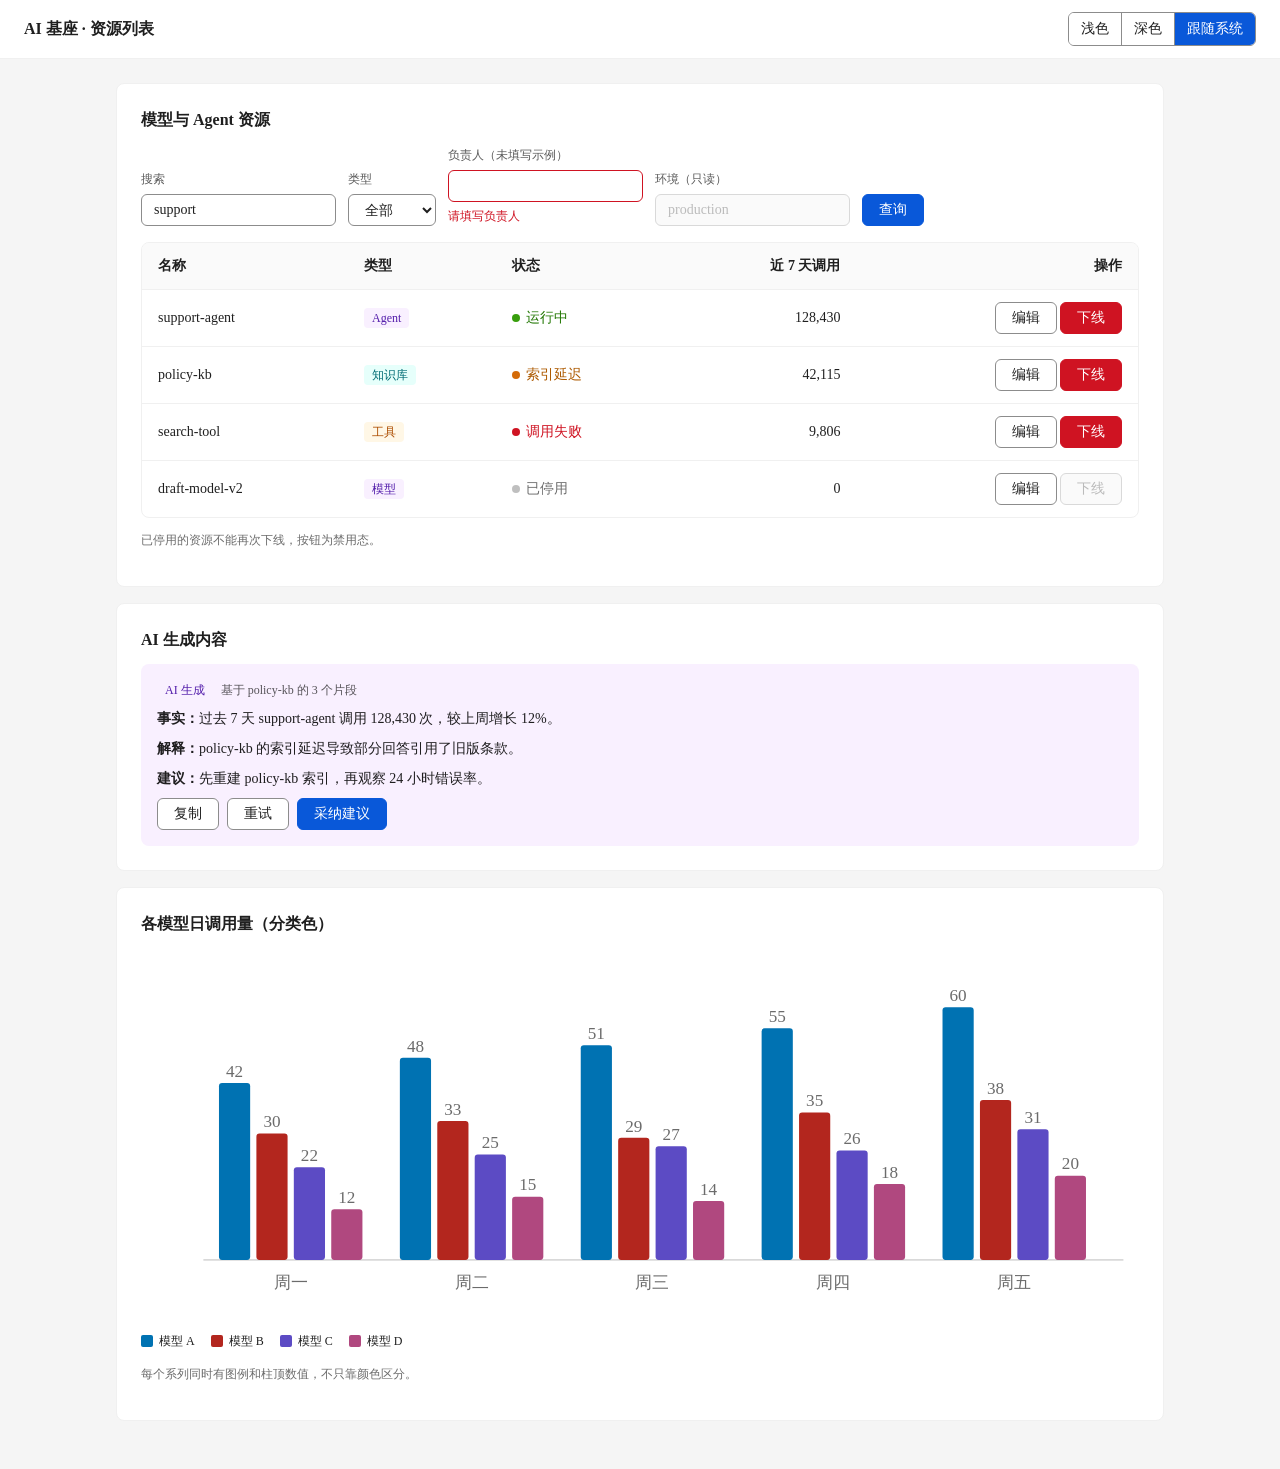
<file: examples/resource-list.html>
<!doctype html>
<html lang="zh-CN">
<head>
<meta charset="utf-8">
<meta name="viewport" content="width=device-width, initial-scale=1">
<meta name="color-scheme" content="light dark">
<title>资源列表 · AI Foundation Design System 示例</title>
<style>
/* tokens:start (generated from tokens/tokens.css by examples/build-example.mjs; do not edit) */
:root {
  color-scheme: light;
  --color-primary: #0958d9;
  --color-primary-hover: #1265e0;
  --color-primary-active: #003eb3;
  --color-success: #389e0d;
  --color-success-text: #237804;
  --color-warning: #d46b08;
  --color-warning-text: #ad5a00;
  --color-error: #cf1322;
  --color-error-hover: #a8071a;
  --color-info: #0958d9;
  --color-surface: #ffffff;
  --color-surface-container: #fafafa;
  --color-surface-layout: #f5f5f5;
  --color-surface-elevated: #ffffff;
  --color-on-surface: #000000e0;
  --color-on-surface-variant: #000000a6;
  --color-on-surface-tertiary: #00000094;
  --color-on-surface-disabled: #00000040;
  --color-outline: #d9d9d9;
  --color-outline-control: #8c8c8c;
  --color-outline-variant: #f0f0f0;
  --color-ai-accent: #531dab;
  --color-ai-accent-container: #f9f0ff;
  --color-knowledge-accent: #006d75;
  --color-knowledge-container: #e6fffb;
  --color-tool-accent: #ad4e00;
  --color-tool-container: #fff7e6;
  --color-risk-container: #fff1f0;
  --color-on-primary: #ffffff;
  --color-focus-ring: #1677ff;
  --color-chart-1: #0072b2;
  --color-chart-2: #b3261e;
  --color-chart-3: #5c4bc4;
  --color-chart-4: #b0487f;
  --color-chart-5: #8a6d00;
  --color-chart-6: #007a5e;
  --color-chart-7: #d55e00;
  --color-chart-8: #5a5a5a;
  --color-scrim: #00000073;
  --color-overlay-edge: #00000014;
  --color-shadow-color: #00000026;
  --font-display-lg: "-apple-system, BlinkMacSystemFont, 'Segoe UI', Roboto, 'Helvetica Neue', Arial, 'Noto Sans', sans-serif";
  --font-headline-lg: "-apple-system, BlinkMacSystemFont, 'Segoe UI', Roboto, 'Helvetica Neue', Arial, 'Noto Sans', sans-serif";
  --font-headline-md: "-apple-system, BlinkMacSystemFont, 'Segoe UI', Roboto, 'Helvetica Neue', Arial, 'Noto Sans', sans-serif";
  --font-headline-sm: "-apple-system, BlinkMacSystemFont, 'Segoe UI', Roboto, 'Helvetica Neue', Arial, 'Noto Sans', sans-serif";
  --font-title-lg: "-apple-system, BlinkMacSystemFont, 'Segoe UI', Roboto, 'Helvetica Neue', Arial, 'Noto Sans', sans-serif";
  --font-title-md: "-apple-system, BlinkMacSystemFont, 'Segoe UI', Roboto, 'Helvetica Neue', Arial, 'Noto Sans', sans-serif";
  --font-body-lg: "-apple-system, BlinkMacSystemFont, 'Segoe UI', Roboto, 'Helvetica Neue', Arial, 'Noto Sans', sans-serif";
  --font-body-md: "-apple-system, BlinkMacSystemFont, 'Segoe UI', Roboto, 'Helvetica Neue', Arial, 'Noto Sans', sans-serif";
  --font-body-sm: "-apple-system, BlinkMacSystemFont, 'Segoe UI', Roboto, 'Helvetica Neue', Arial, 'Noto Sans', sans-serif";
  --font-code: "'SFMono-Regular', Consolas, 'Liberation Mono', Menlo, Courier, monospace";
  --text-display-lg: 38px;
  --text-headline-lg: 30px;
  --text-headline-md: 24px;
  --text-headline-sm: 20px;
  --text-title-lg: 16px;
  --text-title-md: 14px;
  --text-body-lg: 16px;
  --text-body-md: 14px;
  --text-body-sm: 12px;
  --text-code: 13px;
  --leading-display-lg: 46px;
  --leading-headline-lg: 38px;
  --leading-headline-md: 32px;
  --leading-headline-sm: 28px;
  --leading-title-lg: 24px;
  --leading-title-md: 22px;
  --leading-body-lg: 24px;
  --leading-body-md: 22px;
  --leading-body-sm: 20px;
  --leading-code: 20px;
  --font-weight-display-lg: 600;
  --font-weight-headline-lg: 600;
  --font-weight-headline-md: 600;
  --font-weight-headline-sm: 600;
  --font-weight-title-lg: 600;
  --font-weight-title-md: 600;
  --font-weight-body-lg: 400;
  --font-weight-body-md: 400;
  --font-weight-body-sm: 400;
  --font-weight-code: 400;
  --radius-none: 0px;
  --radius-sm: 2px;
  --radius-md: 4px;
  --radius-DEFAULT: 6px;
  --radius-lg: 8px;
  --radius-xl: 16px;
  --radius-full: 9999px;
  --spacing-unit: 4px;
  --spacing-xs: 4px;
  --spacing-sm: 8px;
  --spacing-md: 12px;
  --spacing-lg: 16px;
  --spacing-xl: 24px;
  --spacing-xxl: 32px;
  --spacing-section: 40px;
  --spacing-control-height: 32px;
  --spacing-control-height-lg: 40px;
  --spacing-focus-ring-width: 2px;
}

/* Dark mode: follows the system unless the page sets .light; add .dark to force it. */
@media (prefers-color-scheme: dark) {
  :root:not(.light) {
    color-scheme: dark;
    --color-primary: #4096FF;
    --color-primary-hover: #69B1FF;
    --color-primary-active: #2B85F5;
    --color-success: #73D13D;
    --color-success-text: #95DE64;
    --color-warning: #FFA940;
    --color-warning-text: #FFC069;
    --color-error: #FF7875;
    --color-error-hover: #FFA39E;
    --color-info: #4096FF;
    --color-surface: #141414;
    --color-surface-container: #1F1F1F;
    --color-surface-layout: #0D0D0D;
    --color-surface-elevated: #262626;
    --color-on-surface: rgba(255, 255, 255, 0.88);
    --color-on-surface-variant: rgba(255, 255, 255, 0.68);
    --color-on-surface-tertiary: rgba(255, 255, 255, 0.58);
    --color-on-surface-disabled: rgba(255, 255, 255, 0.30);
    --color-outline: #424242;
    --color-outline-control: #8C8C8C;
    --color-outline-variant: #303030;
    --color-ai-accent: #B37FEB;
    --color-ai-accent-container: #22123A;
    --color-knowledge-accent: #5CDBD3;
    --color-knowledge-container: #0A2A2C;
    --color-tool-accent: #FFB761;
    --color-tool-container: #2B1D0A;
    --color-risk-container: #2A1215;
    --color-on-primary: #0A0A0A;
    --color-focus-ring: #69B1FF;
    --color-scrim: rgba(0, 0, 0, 0.65);
    --color-overlay-edge: rgba(255, 255, 255, 0.16);
    --color-shadow-color: rgba(0, 0, 0, 0.60);
    --color-chart-1: #56B4E9;
    --color-chart-2: #FF8A80;
    --color-chart-3: #9C8CFF;
    --color-chart-4: #E58BC0;
    --color-chart-5: #F0E442;
    --color-chart-6: #2DC9A0;
    --color-chart-7: #E69F00;
    --color-chart-8: #BDBDBD;
  }
}

/* Elevation: sizes are shared, colors switch with the theme through --color-shadow-color. */
:root {
  --shadow-level-1: 0 2px 8px 0 var(--color-shadow-color);
  --shadow-level-2: 0 6px 16px 0 var(--color-shadow-color);
  --shadow-level-3: 0 9px 28px 8px var(--color-shadow-color);
}

/* Sequential chart ramp: one hue (primary) mixed into the current surface. */
:root {
  --chart-seq-1: color-mix(in srgb, var(--color-primary) 30%, var(--color-surface));
  --chart-seq-2: color-mix(in srgb, var(--color-primary) 45%, var(--color-surface));
  --chart-seq-3: color-mix(in srgb, var(--color-primary) 60%, var(--color-surface));
  --chart-seq-4: color-mix(in srgb, var(--color-primary) 80%, var(--color-surface));
  --chart-seq-5: color-mix(in srgb, var(--color-primary) 100%, var(--color-surface));
}

.dark {
  color-scheme: dark;
  --color-primary: #4096FF;
  --color-primary-hover: #69B1FF;
  --color-primary-active: #2B85F5;
  --color-success: #73D13D;
  --color-success-text: #95DE64;
  --color-warning: #FFA940;
  --color-warning-text: #FFC069;
  --color-error: #FF7875;
  --color-error-hover: #FFA39E;
  --color-info: #4096FF;
  --color-surface: #141414;
  --color-surface-container: #1F1F1F;
  --color-surface-layout: #0D0D0D;
  --color-surface-elevated: #262626;
  --color-on-surface: rgba(255, 255, 255, 0.88);
  --color-on-surface-variant: rgba(255, 255, 255, 0.68);
  --color-on-surface-tertiary: rgba(255, 255, 255, 0.58);
  --color-on-surface-disabled: rgba(255, 255, 255, 0.30);
  --color-outline: #424242;
  --color-outline-control: #8C8C8C;
  --color-outline-variant: #303030;
  --color-ai-accent: #B37FEB;
  --color-ai-accent-container: #22123A;
  --color-knowledge-accent: #5CDBD3;
  --color-knowledge-container: #0A2A2C;
  --color-tool-accent: #FFB761;
  --color-tool-container: #2B1D0A;
  --color-risk-container: #2A1215;
  --color-on-primary: #0A0A0A;
  --color-focus-ring: #69B1FF;
  --color-scrim: rgba(0, 0, 0, 0.65);
  --color-overlay-edge: rgba(255, 255, 255, 0.16);
  --color-shadow-color: rgba(0, 0, 0, 0.60);
  --color-chart-1: #56B4E9;
  --color-chart-2: #FF8A80;
  --color-chart-3: #9C8CFF;
  --color-chart-4: #E58BC0;
  --color-chart-5: #F0E442;
  --color-chart-6: #2DC9A0;
  --color-chart-7: #E69F00;
  --color-chart-8: #BDBDBD;
}
/* tokens:end */
html { background: var(--color-surface-layout); }
body { margin: 0; font-family: var(--font-body-md); font-size: 14px; line-height: 22px; color: var(--color-on-surface); background: var(--color-surface-layout); }
* { box-sizing: border-box; }
:focus-visible { outline: 2px solid var(--color-focus-ring); outline-offset: 2px; }
.header { display: flex; align-items: center; gap: 16px; flex-wrap: wrap; padding: 12px 24px; background: var(--color-surface); border-bottom: 1px solid var(--color-outline-variant); }
.header h1 { font-size: 16px; line-height: 24px; margin: 0; font-weight: 600; }
.header .sp { flex: 1; }
.seg { display: inline-flex; border: 1px solid var(--color-outline-control); border-radius: 6px; overflow: hidden; }
.seg button { border: 0; border-right: 1px solid var(--color-outline-control); background: var(--color-surface); color: var(--color-on-surface); height: 32px; padding: 0 12px; font: inherit; cursor: pointer; }
.seg button:last-child { border-right: 0; }
.seg button[aria-pressed="true"] { background: var(--color-primary); color: var(--color-on-primary); }
.seg button:focus-visible { outline-offset: -2px; }
main { max-width: 1080px; margin: 0 auto; padding: 24px 16px 48px; display: grid; grid-template-columns: minmax(0, 1fr); gap: 16px; }
.card { background: var(--color-surface); border: 1px solid var(--color-outline-variant); border-radius: 8px; padding: 24px; }
.card h2 { font-size: 16px; line-height: 24px; margin: 0 0 12px; font-weight: 600; }
.muted { color: var(--color-on-surface-tertiary); font-size: 12px; line-height: 20px; }
.toolbar { display: flex; gap: 12px; flex-wrap: wrap; align-items: flex-end; }
.field { display: grid; gap: 4px; }
.field label { font-size: 12px; color: var(--color-on-surface-variant); }
input, select { height: 32px; padding: 4px 12px; font: inherit; color: var(--color-on-surface); background: var(--color-surface); border: 1px solid var(--color-outline-control); border-radius: 6px; min-width: 0; }
input:hover, select:hover { border-color: var(--color-primary-hover); }
input:focus-visible, select:focus-visible { border-color: var(--color-primary); outline: 2px solid var(--color-focus-ring); outline-offset: 0; }
input[aria-invalid="true"] { border-color: var(--color-error); }
input:disabled { background: var(--color-surface-container); color: var(--color-on-surface-disabled); border-color: var(--color-outline); cursor: not-allowed; }
.err { color: var(--color-error); font-size: 12px; line-height: 20px; }
.btn { height: 32px; padding: 0 16px; font: inherit; border-radius: 6px; border: 1px solid var(--color-outline-control); background: var(--color-surface); color: var(--color-on-surface); cursor: pointer; }
.btn.primary { background: var(--color-primary); border-color: var(--color-primary); color: var(--color-on-primary); }
.btn.primary:hover { background: var(--color-primary-hover); border-color: var(--color-primary-hover); }
.btn.primary:active { background: var(--color-primary-active); }
.btn.danger { background: var(--color-error); border-color: var(--color-error); color: var(--color-on-primary); }
.btn.danger:hover { background: var(--color-error-hover); border-color: var(--color-error-hover); }
.btn:disabled { background: var(--color-surface-container); border-color: var(--color-outline); color: var(--color-on-surface-disabled); cursor: not-allowed; }
.table-wrap { overflow-x: auto; margin-top: 16px; border: 1px solid var(--color-outline-variant); border-radius: 8px; }
table { border-collapse: collapse; width: 100%; min-width: 640px; }
th { background: var(--color-surface-container); text-align: left; font-weight: 600; padding: 12px 16px; }
td { padding: 12px 16px; height: 48px; border-top: 1px solid var(--color-outline-variant); }
th.num, td.num { text-align: right; }
td.act { text-align: right; white-space: nowrap; }
.status { display: inline-flex; align-items: center; gap: 6px; }
.dot { width: 8px; height: 8px; border-radius: 50%; background: currentColor; }
.s-ok { color: var(--color-success-text); } .s-ok .dot { background: var(--color-success); }
.s-warn { color: var(--color-warning-text); } .s-warn .dot { background: var(--color-warning); }
.s-err { color: var(--color-error); }
.s-off { color: var(--color-on-surface-tertiary); } .s-off .dot { background: var(--color-on-surface-disabled); }
.tag { display: inline-block; padding: 0 8px; border-radius: 4px; font-size: 12px; line-height: 20px; }
.tag.ai { background: var(--color-ai-accent-container); color: var(--color-ai-accent); }
.tag.kb { background: var(--color-knowledge-container); color: var(--color-knowledge-accent); }
.tag.tool { background: var(--color-tool-container); color: var(--color-tool-accent); }
.ai-output { background: var(--color-ai-accent-container); border-radius: 8px; padding: 16px; display: grid; gap: 8px; }
.ai-output .row { display: flex; gap: 8px; flex-wrap: wrap; align-items: center; }
.chart-card svg { width: 100%; height: auto; display: block; }
.legend { display: flex; gap: 16px; flex-wrap: wrap; margin-top: 8px; }
.legend span { display: inline-flex; align-items: center; gap: 6px; font-size: 12px; }
.legend i { width: 12px; height: 12px; border-radius: 2px; display: inline-block; }
.demo { display: flex; gap: 12px; flex-wrap: wrap; align-items: flex-start; }
.chart-axis { stroke: var(--color-outline); }
.chart-text { fill: var(--color-on-surface-tertiary); font-size: 11px; }
@media (max-width: 640px) { .header { padding: 12px 16px; } .card { padding: 16px; } .toolbar > * { flex: 1 1 100%; } .field input, .field select { width: 100%; } }
@media (prefers-reduced-motion: no-preference) { .btn, input, select { transition: background-color .1s, border-color .1s; } }
</style>
</head>
<body>
<header class="header">
  <h1>AI 基座 · 资源列表</h1>
  <span class="sp"></span>
  <div class="seg" role="group" aria-label="主题">
    <button type="button" data-mode="light" aria-pressed="false">浅色</button>
    <button type="button" data-mode="dark" aria-pressed="false">深色</button>
    <button type="button" data-mode="auto" aria-pressed="true">跟随系统</button>
  </div>
</header>
<main>
  <section class="card" aria-labelledby="t1">
    <h2 id="t1">模型与 Agent 资源</h2>
    <form class="toolbar" onsubmit="return false">
      <div class="field"><label for="q">搜索</label><input id="q" type="search" placeholder="名称或 ID" value="support"></div>
      <div class="field"><label for="type">类型</label>
        <select id="type"><option>全部</option><option>模型</option><option>Agent</option><option>知识库</option></select></div>
      <div class="field"><label for="owner">负责人（未填写示例）</label><input id="owner" aria-invalid="true" aria-describedby="owner-err" value=""><span class="err" id="owner-err">请填写负责人</span></div>
      <div class="field"><label for="env">环境（只读）</label><input id="env" value="production" disabled></div>
      <button class="btn primary" type="submit">查询</button>
    </form>
    <div class="table-wrap">
      <table>
        <thead><tr><th>名称</th><th>类型</th><th>状态</th><th class="num">近 7 天调用</th><th class="num">操作</th></tr></thead>
        <tbody>
          <tr><td>support-agent</td><td><span class="tag ai">Agent</span></td><td><span class="status s-ok"><i class="dot"></i>运行中</span></td><td class="num">128,430</td><td class="act"><button class="btn">编辑</button> <button class="btn danger">下线</button></td></tr>
          <tr><td>policy-kb</td><td><span class="tag kb">知识库</span></td><td><span class="status s-warn"><i class="dot"></i>索引延迟</span></td><td class="num">42,115</td><td class="act"><button class="btn">编辑</button> <button class="btn danger">下线</button></td></tr>
          <tr><td>search-tool</td><td><span class="tag tool">工具</span></td><td><span class="status s-err"><i class="dot" style="background:var(--color-error)"></i>调用失败</span></td><td class="num">9,806</td><td class="act"><button class="btn">编辑</button> <button class="btn danger">下线</button></td></tr>
          <tr><td>draft-model-v2</td><td><span class="tag ai">模型</span></td><td><span class="status s-off"><i class="dot"></i>已停用</span></td><td class="num">0</td><td class="act"><button class="btn">编辑</button> <button class="btn danger" disabled>下线</button></td></tr>
        </tbody>
      </table>
    </div>
    <p class="muted">已停用的资源不能再次下线，按钮为禁用态。</p>
  </section>

  <section class="card" aria-labelledby="t2">
    <h2 id="t2">AI 生成内容</h2>
    <div class="ai-output">
      <span class="row"><span class="tag ai">AI 生成</span><span class="muted" style="color:var(--color-on-surface-variant)">基于 policy-kb 的 3 个片段</span></span>
      <div><strong>事实：</strong>过去 7 天 support-agent 调用 128,430 次，较上周增长 12%。</div>
      <div><strong>解释：</strong>policy-kb 的索引延迟导致部分回答引用了旧版条款。</div>
      <div><strong>建议：</strong>先重建 policy-kb 索引，再观察 24 小时错误率。</div>
      <div class="row"><button class="btn">复制</button><button class="btn">重试</button><button class="btn primary">采纳建议</button></div>
    </div>
  </section>

  <section class="card chart-card" aria-labelledby="t3">
    <h2 id="t3">各模型日调用量（分类色）</h2>
    <svg viewBox="0 0 640 240" role="img" aria-label="四个模型在周一至周五的调用量柱状图">
      <line class="chart-axis" x1="40" y1="200" x2="630" y2="200"/>
      <g id="bars"></g>
    </svg>
    <div class="legend" id="legend"></div>
    <p class="muted">每个系列同时有图例和柱顶数值，不只靠颜色区分。</p>
  </section>
</main>
<script>
(function () {
  var root = document.documentElement, KEY = 'afds-theme';
  function apply(mode) {
    root.classList.remove('light', 'dark');
    if (mode === 'light' || mode === 'dark') root.classList.add(mode);
    document.querySelectorAll('[data-mode]').forEach(function (b) { b.setAttribute('aria-pressed', String(b.dataset.mode === mode)); });
  }
  var saved = 'auto'; try { saved = localStorage.getItem(KEY) || 'auto'; } catch (e) {}
  apply(saved);
  document.querySelectorAll('[data-mode]').forEach(function (b) {
    b.addEventListener('click', function () { apply(b.dataset.mode); try { localStorage.setItem(KEY, b.dataset.mode); } catch (e) {} });
  });
  var names = ['模型 A', '模型 B', '模型 C', '模型 D'], days = ['周一', '周二', '周三', '周四', '周五'];
  var data = [[42, 48, 51, 55, 60], [30, 33, 29, 35, 38], [22, 25, 27, 26, 31], [12, 15, 14, 18, 20]];
  var NS = 'http://www.w3.org/2000/svg', g = document.getElementById('bars'), lg = document.getElementById('legend');
  function el(n, a, t) { var e = document.createElementNS(NS, n); for (var k in a) e.setAttribute(k, a[k]); if (t) e.textContent = t; return e; }
  days.forEach(function (d, di) {
    var x0 = 50 + di * 116;
    data.forEach(function (s, si) {
      var h = s[di] * 2.7, x = x0 + si * 24;
      g.appendChild(el('rect', { x: x, y: 200 - h, width: 20, height: h, rx: 2, style: 'fill:var(--color-chart-' + (si + 1) + ')' }));
      g.appendChild(el('text', { x: x + 10, y: 196 - h, 'text-anchor': 'middle', 'class': 'chart-text' }, s[di]));
    });
    g.appendChild(el('text', { x: x0 + 46, y: 218, 'text-anchor': 'middle', 'class': 'chart-text' }, d));
  });
  names.forEach(function (n, i) { var s = document.createElement('span'); s.innerHTML = '<i style="background:var(--color-chart-' + (i + 1) + ')"></i>'; s.appendChild(document.createTextNode(n)); lg.appendChild(s); });
})();
</script>
</body>
</html>
</file>
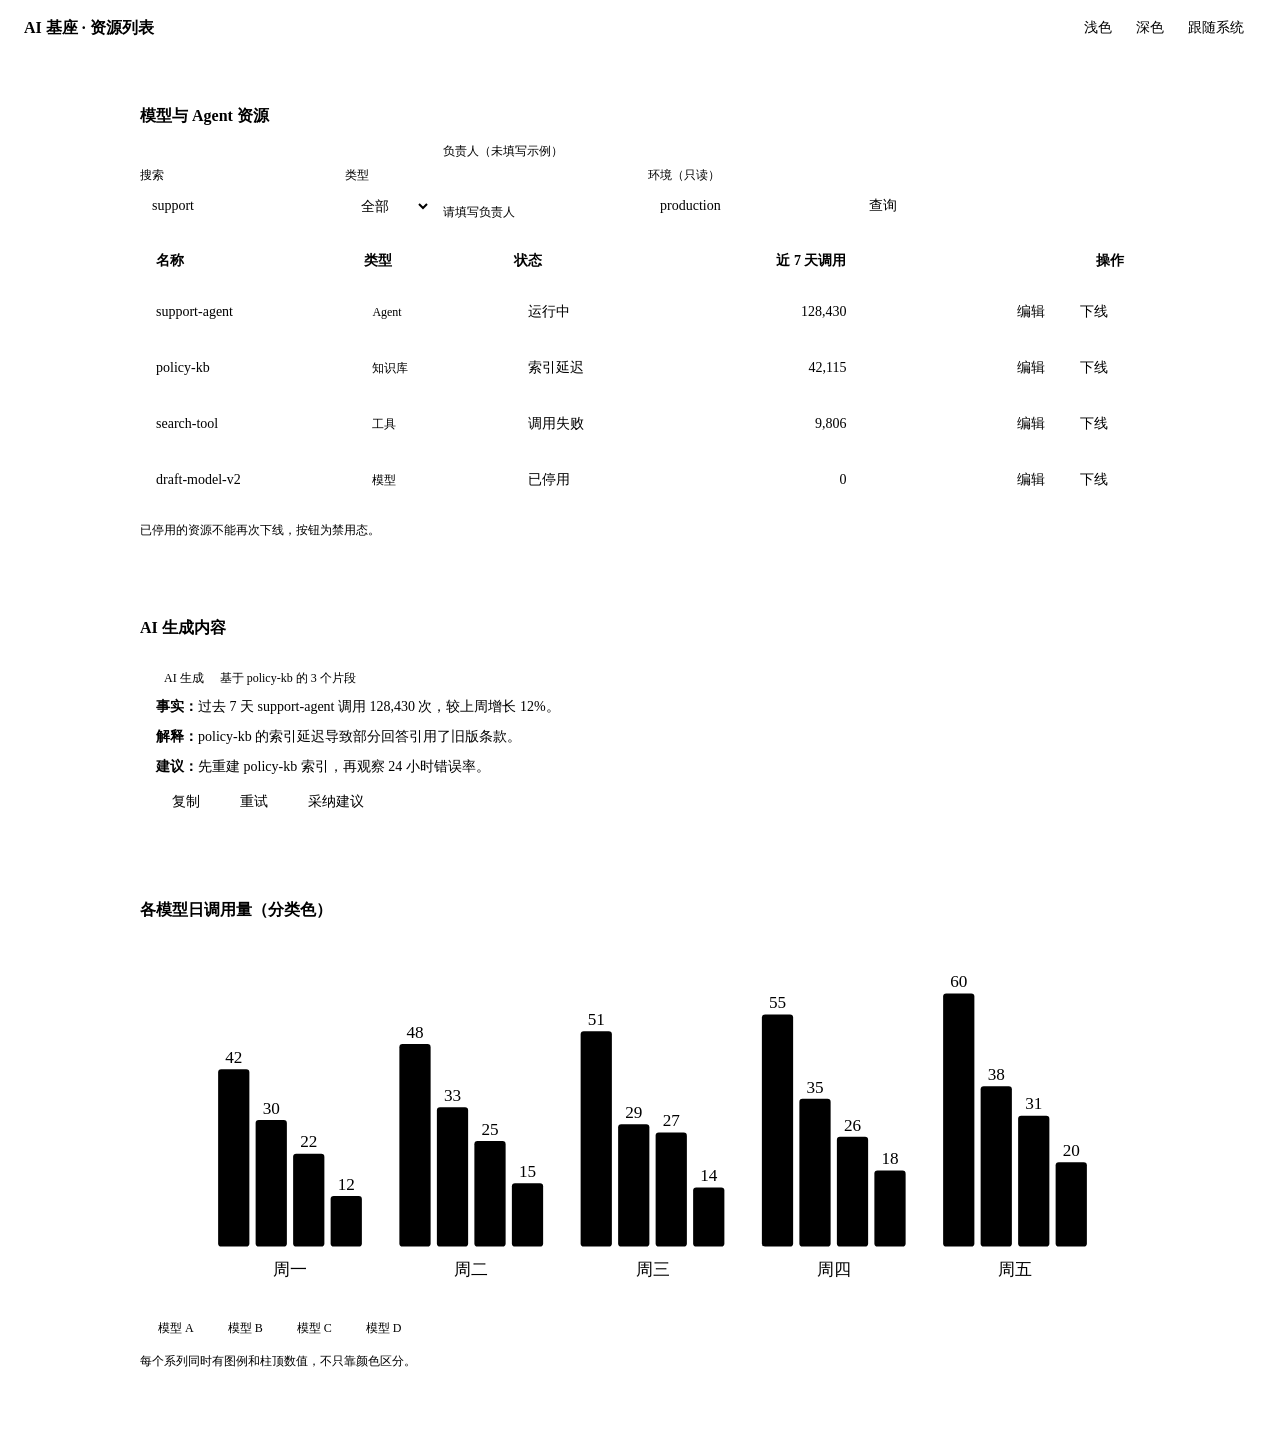
<file: examples/resource-list.src.html>
<!doctype html>
<html lang="zh-CN">
<head>
<meta charset="utf-8">
<meta name="viewport" content="width=device-width, initial-scale=1">
<meta name="color-scheme" content="light dark">
<title>资源列表 · AI Foundation Design System 示例</title>
<style>
/* tokens:start (generated from tokens/tokens.css by examples/build-example.mjs; do not edit) */
/* tokens:end */
html { background: var(--color-surface-layout); }
body { margin: 0; font-family: var(--font-body-md); font-size: 14px; line-height: 22px; color: var(--color-on-surface); background: var(--color-surface-layout); }
* { box-sizing: border-box; }
:focus-visible { outline: 2px solid var(--color-focus-ring); outline-offset: 2px; }
.header { display: flex; align-items: center; gap: 16px; flex-wrap: wrap; padding: 12px 24px; background: var(--color-surface); border-bottom: 1px solid var(--color-outline-variant); }
.header h1 { font-size: 16px; line-height: 24px; margin: 0; font-weight: 600; }
.header .sp { flex: 1; }
.seg { display: inline-flex; border: 1px solid var(--color-outline-control); border-radius: 6px; overflow: hidden; }
.seg button { border: 0; border-right: 1px solid var(--color-outline-control); background: var(--color-surface); color: var(--color-on-surface); height: 32px; padding: 0 12px; font: inherit; cursor: pointer; }
.seg button:last-child { border-right: 0; }
.seg button[aria-pressed="true"] { background: var(--color-primary); color: var(--color-on-primary); }
.seg button:focus-visible { outline-offset: -2px; }
main { max-width: 1080px; margin: 0 auto; padding: 24px 16px 48px; display: grid; grid-template-columns: minmax(0, 1fr); gap: 16px; }
.card { background: var(--color-surface); border: 1px solid var(--color-outline-variant); border-radius: 8px; padding: 24px; }
.card h2 { font-size: 16px; line-height: 24px; margin: 0 0 12px; font-weight: 600; }
.muted { color: var(--color-on-surface-tertiary); font-size: 12px; line-height: 20px; }
.toolbar { display: flex; gap: 12px; flex-wrap: wrap; align-items: flex-end; }
.field { display: grid; gap: 4px; }
.field label { font-size: 12px; color: var(--color-on-surface-variant); }
input, select { height: 32px; padding: 4px 12px; font: inherit; color: var(--color-on-surface); background: var(--color-surface); border: 1px solid var(--color-outline-control); border-radius: 6px; min-width: 0; }
input:hover, select:hover { border-color: var(--color-primary-hover); }
input:focus-visible, select:focus-visible { border-color: var(--color-primary); outline: 2px solid var(--color-focus-ring); outline-offset: 0; }
input[aria-invalid="true"] { border-color: var(--color-error); }
input:disabled { background: var(--color-surface-container); color: var(--color-on-surface-disabled); border-color: var(--color-outline); cursor: not-allowed; }
.err { color: var(--color-error); font-size: 12px; line-height: 20px; }
.btn { height: 32px; padding: 0 16px; font: inherit; border-radius: 6px; border: 1px solid var(--color-outline-control); background: var(--color-surface); color: var(--color-on-surface); cursor: pointer; }
.btn.primary { background: var(--color-primary); border-color: var(--color-primary); color: var(--color-on-primary); }
.btn.primary:hover { background: var(--color-primary-hover); border-color: var(--color-primary-hover); }
.btn.primary:active { background: var(--color-primary-active); }
.btn.danger { background: var(--color-error); border-color: var(--color-error); color: var(--color-on-primary); }
.btn.danger:hover { background: var(--color-error-hover); border-color: var(--color-error-hover); }
.btn:disabled { background: var(--color-surface-container); border-color: var(--color-outline); color: var(--color-on-surface-disabled); cursor: not-allowed; }
.table-wrap { overflow-x: auto; margin-top: 16px; border: 1px solid var(--color-outline-variant); border-radius: 8px; }
table { border-collapse: collapse; width: 100%; min-width: 640px; }
th { background: var(--color-surface-container); text-align: left; font-weight: 600; padding: 12px 16px; }
td { padding: 12px 16px; height: 48px; border-top: 1px solid var(--color-outline-variant); }
th.num, td.num { text-align: right; }
td.act { text-align: right; white-space: nowrap; }
.status { display: inline-flex; align-items: center; gap: 6px; }
.dot { width: 8px; height: 8px; border-radius: 50%; background: currentColor; }
.s-ok { color: var(--color-success-text); } .s-ok .dot { background: var(--color-success); }
.s-warn { color: var(--color-warning-text); } .s-warn .dot { background: var(--color-warning); }
.s-err { color: var(--color-error); }
.s-off { color: var(--color-on-surface-tertiary); } .s-off .dot { background: var(--color-on-surface-disabled); }
.tag { display: inline-block; padding: 0 8px; border-radius: 4px; font-size: 12px; line-height: 20px; }
.tag.ai { background: var(--color-ai-accent-container); color: var(--color-ai-accent); }
.tag.kb { background: var(--color-knowledge-container); color: var(--color-knowledge-accent); }
.tag.tool { background: var(--color-tool-container); color: var(--color-tool-accent); }
.ai-output { background: var(--color-ai-accent-container); border-radius: 8px; padding: 16px; display: grid; gap: 8px; }
.ai-output .row { display: flex; gap: 8px; flex-wrap: wrap; align-items: center; }
.chart-card svg { width: 100%; height: auto; display: block; }
.legend { display: flex; gap: 16px; flex-wrap: wrap; margin-top: 8px; }
.legend span { display: inline-flex; align-items: center; gap: 6px; font-size: 12px; }
.legend i { width: 12px; height: 12px; border-radius: 2px; display: inline-block; }
.demo { display: flex; gap: 12px; flex-wrap: wrap; align-items: flex-start; }
.chart-axis { stroke: var(--color-outline); }
.chart-text { fill: var(--color-on-surface-tertiary); font-size: 11px; }
@media (max-width: 640px) { .header { padding: 12px 16px; } .card { padding: 16px; } .toolbar > * { flex: 1 1 100%; } .field input, .field select { width: 100%; } }
@media (prefers-reduced-motion: no-preference) { .btn, input, select { transition: background-color .1s, border-color .1s; } }
</style>
</head>
<body>
<header class="header">
  <h1>AI 基座 · 资源列表</h1>
  <span class="sp"></span>
  <div class="seg" role="group" aria-label="主题">
    <button type="button" data-mode="light" aria-pressed="false">浅色</button>
    <button type="button" data-mode="dark" aria-pressed="false">深色</button>
    <button type="button" data-mode="auto" aria-pressed="true">跟随系统</button>
  </div>
</header>
<main>
  <section class="card" aria-labelledby="t1">
    <h2 id="t1">模型与 Agent 资源</h2>
    <form class="toolbar" onsubmit="return false">
      <div class="field"><label for="q">搜索</label><input id="q" type="search" placeholder="名称或 ID" value="support"></div>
      <div class="field"><label for="type">类型</label>
        <select id="type"><option>全部</option><option>模型</option><option>Agent</option><option>知识库</option></select></div>
      <div class="field"><label for="owner">负责人（未填写示例）</label><input id="owner" aria-invalid="true" aria-describedby="owner-err" value=""><span class="err" id="owner-err">请填写负责人</span></div>
      <div class="field"><label for="env">环境（只读）</label><input id="env" value="production" disabled></div>
      <button class="btn primary" type="submit">查询</button>
    </form>
    <div class="table-wrap">
      <table>
        <thead><tr><th>名称</th><th>类型</th><th>状态</th><th class="num">近 7 天调用</th><th class="num">操作</th></tr></thead>
        <tbody>
          <tr><td>support-agent</td><td><span class="tag ai">Agent</span></td><td><span class="status s-ok"><i class="dot"></i>运行中</span></td><td class="num">128,430</td><td class="act"><button class="btn">编辑</button> <button class="btn danger">下线</button></td></tr>
          <tr><td>policy-kb</td><td><span class="tag kb">知识库</span></td><td><span class="status s-warn"><i class="dot"></i>索引延迟</span></td><td class="num">42,115</td><td class="act"><button class="btn">编辑</button> <button class="btn danger">下线</button></td></tr>
          <tr><td>search-tool</td><td><span class="tag tool">工具</span></td><td><span class="status s-err"><i class="dot" style="background:var(--color-error)"></i>调用失败</span></td><td class="num">9,806</td><td class="act"><button class="btn">编辑</button> <button class="btn danger">下线</button></td></tr>
          <tr><td>draft-model-v2</td><td><span class="tag ai">模型</span></td><td><span class="status s-off"><i class="dot"></i>已停用</span></td><td class="num">0</td><td class="act"><button class="btn">编辑</button> <button class="btn danger" disabled>下线</button></td></tr>
        </tbody>
      </table>
    </div>
    <p class="muted">已停用的资源不能再次下线，按钮为禁用态。</p>
  </section>

  <section class="card" aria-labelledby="t2">
    <h2 id="t2">AI 生成内容</h2>
    <div class="ai-output">
      <span class="row"><span class="tag ai">AI 生成</span><span class="muted" style="color:var(--color-on-surface-variant)">基于 policy-kb 的 3 个片段</span></span>
      <div><strong>事实：</strong>过去 7 天 support-agent 调用 128,430 次，较上周增长 12%。</div>
      <div><strong>解释：</strong>policy-kb 的索引延迟导致部分回答引用了旧版条款。</div>
      <div><strong>建议：</strong>先重建 policy-kb 索引，再观察 24 小时错误率。</div>
      <div class="row"><button class="btn">复制</button><button class="btn">重试</button><button class="btn primary">采纳建议</button></div>
    </div>
  </section>

  <section class="card chart-card" aria-labelledby="t3">
    <h2 id="t3">各模型日调用量（分类色）</h2>
    <svg viewBox="0 0 640 240" role="img" aria-label="四个模型在周一至周五的调用量柱状图">
      <line class="chart-axis" x1="40" y1="200" x2="630" y2="200"/>
      <g id="bars"></g>
    </svg>
    <div class="legend" id="legend"></div>
    <p class="muted">每个系列同时有图例和柱顶数值，不只靠颜色区分。</p>
  </section>
</main>
<script>
(function () {
  var root = document.documentElement, KEY = 'afds-theme';
  function apply(mode) {
    root.classList.remove('light', 'dark');
    if (mode === 'light' || mode === 'dark') root.classList.add(mode);
    document.querySelectorAll('[data-mode]').forEach(function (b) { b.setAttribute('aria-pressed', String(b.dataset.mode === mode)); });
  }
  var saved = 'auto'; try { saved = localStorage.getItem(KEY) || 'auto'; } catch (e) {}
  apply(saved);
  document.querySelectorAll('[data-mode]').forEach(function (b) {
    b.addEventListener('click', function () { apply(b.dataset.mode); try { localStorage.setItem(KEY, b.dataset.mode); } catch (e) {} });
  });
  var names = ['模型 A', '模型 B', '模型 C', '模型 D'], days = ['周一', '周二', '周三', '周四', '周五'];
  var data = [[42, 48, 51, 55, 60], [30, 33, 29, 35, 38], [22, 25, 27, 26, 31], [12, 15, 14, 18, 20]];
  var NS = 'http://www.w3.org/2000/svg', g = document.getElementById('bars'), lg = document.getElementById('legend');
  function el(n, a, t) { var e = document.createElementNS(NS, n); for (var k in a) e.setAttribute(k, a[k]); if (t) e.textContent = t; return e; }
  days.forEach(function (d, di) {
    var x0 = 50 + di * 116;
    data.forEach(function (s, si) {
      var h = s[di] * 2.7, x = x0 + si * 24;
      g.appendChild(el('rect', { x: x, y: 200 - h, width: 20, height: h, rx: 2, style: 'fill:var(--color-chart-' + (si + 1) + ')' }));
      g.appendChild(el('text', { x: x + 10, y: 196 - h, 'text-anchor': 'middle', 'class': 'chart-text' }, s[di]));
    });
    g.appendChild(el('text', { x: x0 + 46, y: 218, 'text-anchor': 'middle', 'class': 'chart-text' }, d));
  });
  names.forEach(function (n, i) { var s = document.createElement('span'); s.innerHTML = '<i style="background:var(--color-chart-' + (i + 1) + ')"></i>'; s.appendChild(document.createTextNode(n)); lg.appendChild(s); });
})();
</script>
</body>
</html>
</file>
